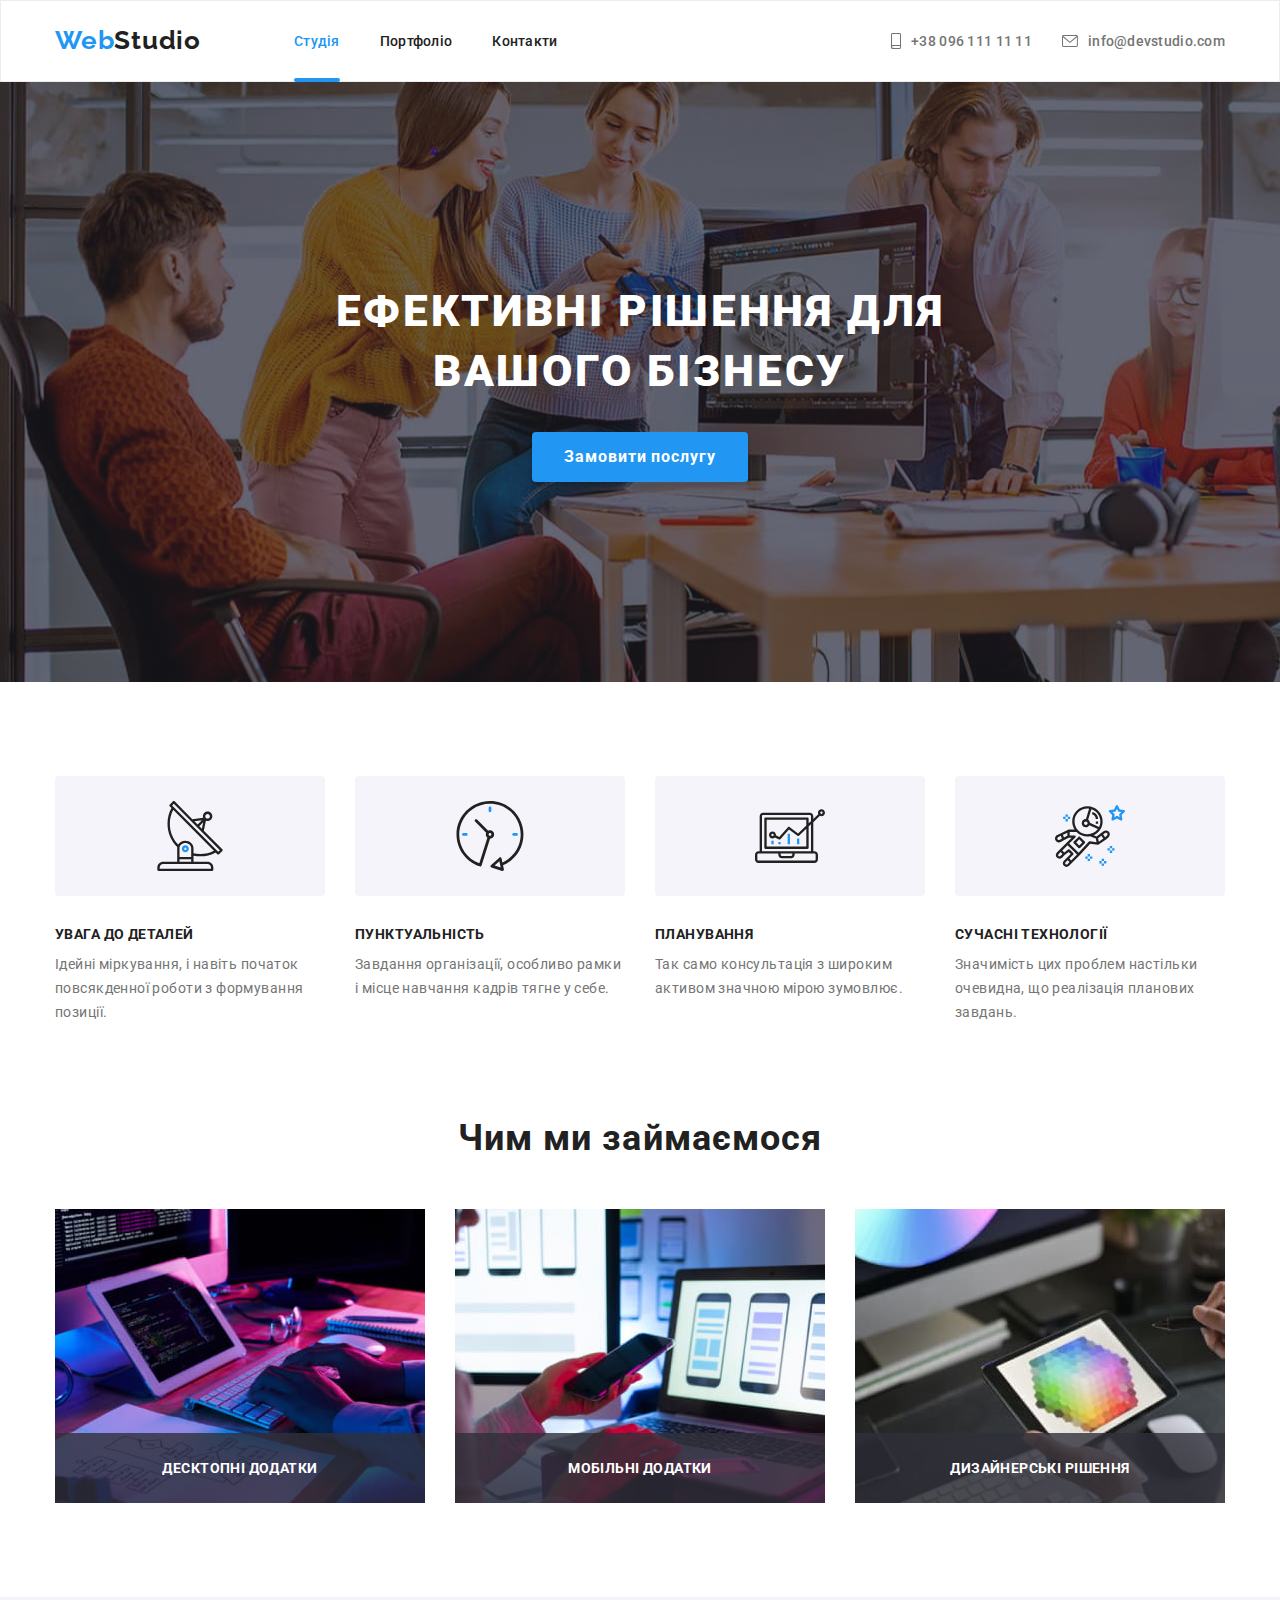
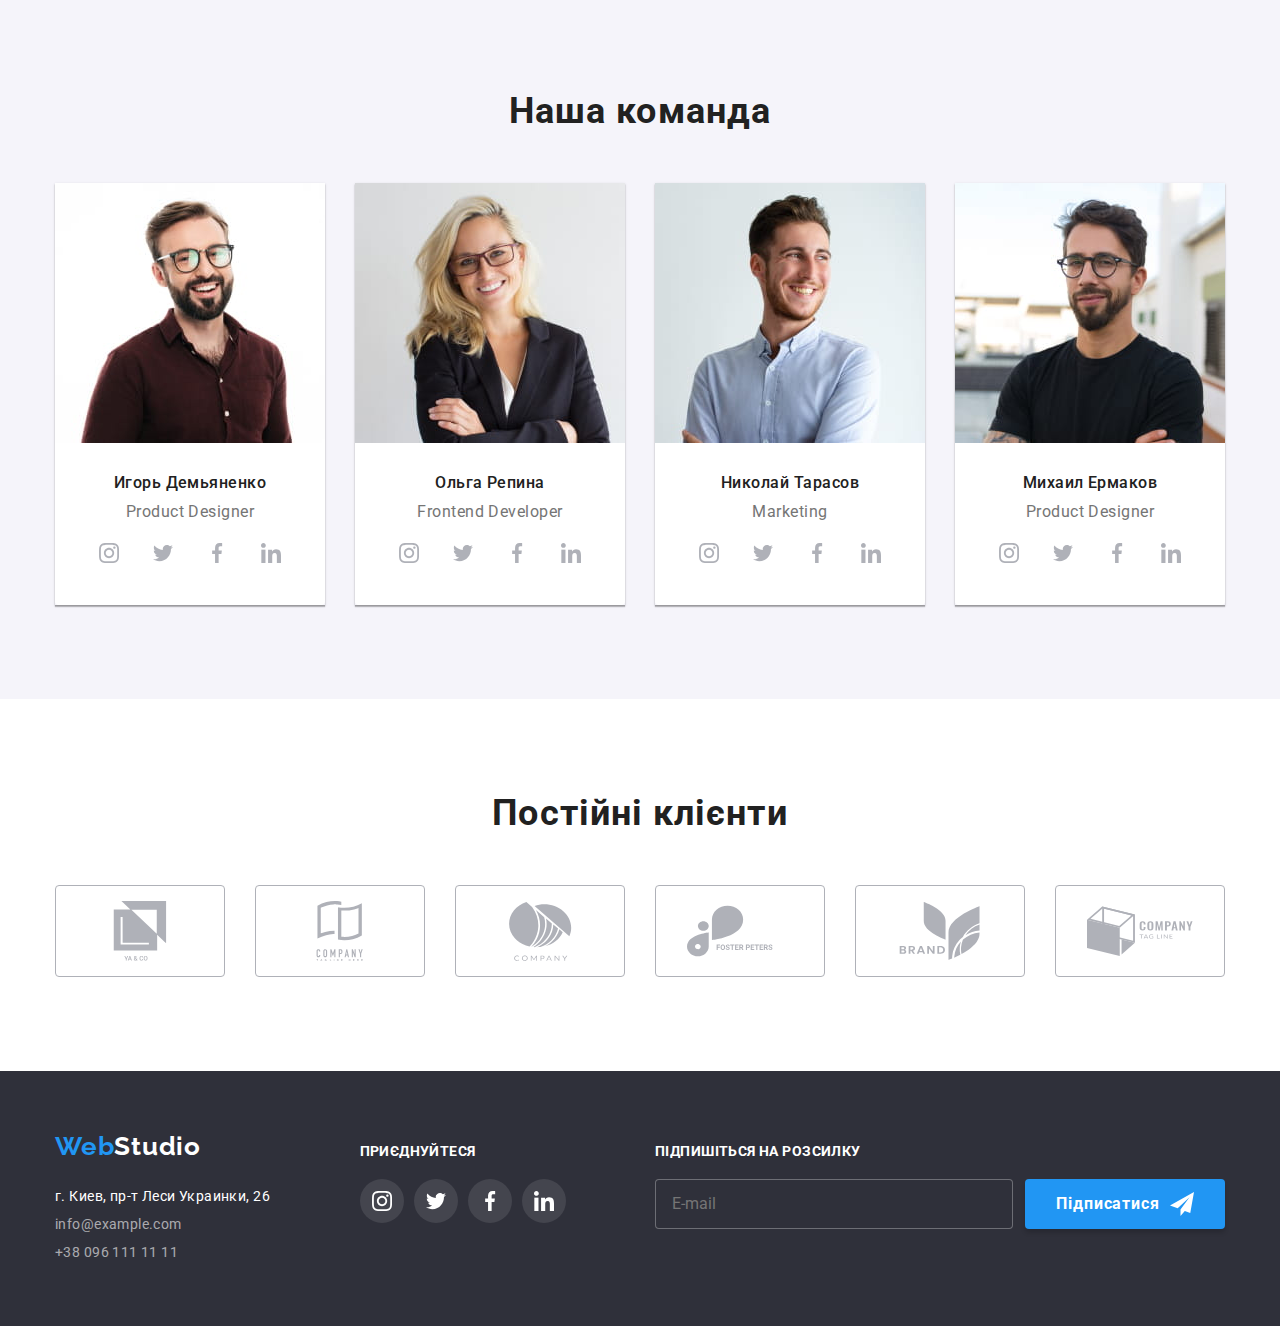
<file: index.html>
<!DOCTYPE html>
<html lang="uk">

<head>
    <meta charset="UTF-8">
    <meta http-equiv="X-UA-Compatible" content="IE=edge">
    <meta name="viewport" content="width=device-width, initial-scale=1.0">
    <link rel="preconnect" href="https://fonts.googleapis.com">
    <link rel="preconnect" href="https://fonts.gstatic.com" crossorigin>
    <link href="https://fonts.googleapis.com/css2?family=Raleway:wght@700&family=Roboto:wght@400;500;700;900&display=swap"
        rel="stylesheet">
    <link rel="stylesheet" href="https://cdnjs.cloudflare.com/ajax/libs/modern-normalize/1.1.0/modern-normalize.min.css">
    <link rel="stylesheet" href="./css/main.min.css">
    <title>Document</title>

</head>
<body>
    <!--Header of site-->
    <header class="page-header"> 
        <div class="container page-header-container">
            <nav class="page-nav">
                <a class="logo link" href="./index.html"> <span class="word-web">Web</span>Studio</a>
                <ul class="menu list">
                    <li class="menu__item"> <a class="link menu__link menu__link_current" href="./index.html">Студія</a> </li>
                    <li class="menu__item"> <a class="link menu__link" href="./portfolio.html">Портфоліо</a> </li>
                    <li class="menu__item"> <a class="link menu__link" href="./index.html">Контакти</a> </li>
                </ul>
            </nav>
            <button type="button" class="mobile-menu-open" data-menu-open>
                <svg class="mobile-menu-open__icon" width="40" height="40">
                    <use href="./images/symbol-defs.svg#icon-mobile-menu-open"></use>
                </svg>
            </button>
                <ul class="contacts list">
                    <li class="contacts__list">
                        <a class="link contact-mail" href="mailto:info@devstudio.com">
                            <svg class="icon-envelope">
                                <use href="./images/symbol-defs.svg#icon-envelope"></use>
                            </svg> info@devstudio.com
                        </a>
                    </li>
                    <li class="contacts__list">
                        <a class="link contact-number" href="tel:+380961111111">
                            <svg class="icon-smartphone">
                                <use href="./images/symbol-defs.svg#icon-smartphone"></use>
                            </svg> +38 096 111 11 11
                        </a>
                    </li>
                </ul>
        </div>
        <div class="mobile-menu" data-menu>
            <div class="container mobile-menu__container">
                <button class="mobile-menu__close-btn" data-menu-close>
                    <svg class="mobile-menu__close-icon" width="40" height="40">
                        <use href="./images/symbol-defs.svg#icon-close-modal"></use>
                    </svg>
                </button>
                <div class="mobile-menu-nav">
                    <ul class="list menu-mobile">
                        <li class="menu-mobile-item"><a class="menu-mobile-link link" href="">Студія</a></li>
                        <li class="menu-mobile-item"><a class="menu-mobile-link link" href="">Портфоліо</a></li>
                        <li class="menu-mobile-item"><a class="menu-mobile-link link" href="">Контакти</a></li>
                    </ul>
                    <div class="contacts-mob-list">
                    <ul class="list contacts-mob"> 
                        <li class="contacts__list">
                            <a class="link contact-number-mob" href="tel:+380961111111">+38 096 111 11 11</a>
                        </li>
                        <li class="contacts__list-mail-mob">
                            <a class="link contact-mail" href="mailto:info@devstudio.com">info@devstudio.com</a>
                        </li>
                    </ul>
                    <ul class="list soc-mob">
                        <li class="soc-mob-item"> <a href=""class="link soc-mob-link">Instagram</a></li>
                        <li class="soc-mob-item"> <a href=""class="link soc-mob-link">Twitter</a></li>
                        <li class="soc-mob-item"> <a href=""class="link soc-mob-link">Facebook</a></li>
                        <li class="soc-mob-item"> <a href=""class="link soc-mob-link">Linkedin</a></li>
                    </ul>
                    </div>
                </div>
            </div>
        </div>
    </header>
                                                <!--Main content-->
    <!--Hero Section-->
    <main class="main-section">     
        <section class="hero">
            <div class="container">                
                <h1 class="main-title">Ефективні рішення для вашого бізнесу</h1>
                <button class="order-button" type="button" data-modal-open>Замовити послугу</button>
            </div>
        </section>
        <!--Our features-->
        <section class="section"> 
            <div class="container">
                <h2 class="visually-hidden" >Features</h2>
                <ul class="main-features-list">
                    <li class="list features-list" >
                        <div class="features-list-container">
                            <svg width="70" height="70">
                                <use href="./images/symbol-defs.svg#icon-antenna-1"></use>
                            </svg>  
                        </div>
                        <h3 class="features-title" >Увага до деталей</h3>
                        <p class="description-features-title" >Ідейні міркування, і навіть початок повсякденної роботи з формування позиції.</p> 
                    </li>
                    <li class="list features-list" >
                        <div class="features-list-container">
                            <svg width="70" height="70">
                                <use href="./images/symbol-defs.svg#icon-clock-1"></use>
                            </svg>
                        </div>
                        <h3 class="features-title" >Пунктуальність</h3>
                        <p class="description-features-title" >Завдання організації, особливо рамки і місце навчання кадрів тягне у себе.</p>
                    </li>
                    <li class="list features-list" >
                        <div class="features-list-container">
                            <svg width="70" height="70">
                                <use href="./images/symbol-defs.svg#icon-diagram-1"></use>
                            </svg>
                        </div>
                        <h3 class="features-title" >Планування</h3>
                        <p class="description-features-title" >Так само консультація з широким активом значною мірою зумовлює.</p>
                    </li>
                    <li class="list features-list" >
                        <div class="features-list-container">
                            <svg width="70" height="70">
                                <use href="./images/symbol-defs.svg#icon-astronaut-1"></use>
                            </svg>
                        </div>
                        <h3 class="features-title" >Сучасні технології</h3>
                        <p class="description-features-title" >Значимість цих проблем настільки очевидна, що реалізація планових завдань.</p>
                    </li>
                </ul>
            </div>
        </section> 
        <!--What are we doing-->
        <section class="our-job">
            <div class="container">
                <h2 class="h2-fonts">Чим ми займаємося</h2>
                <ul class="list photo-list">
                    <li class="img-list"><img src="./images/img1.jpg" alt="first photo" width="370" height="294">
                        <p class="job-description">ДЕСКТОПНІ ДОДАТКИ</p>
                    </li>
                    <li class="img-list"><img src="./images/box22.jpg" alt="second photo" width="370" height="294">
                        <p class="job-description">МОБІЛЬНІ ДОДАТКИ</p>
                    </li>
                    <li class="img-list"><img src="./images/box33.jpg" alt="third photo" width="370" height="294">
                        <p class="job-description">ДИЗАЙНЕРСЬКІ РІШЕННЯ</p>
                    </li>
                </ul>
            </div>
        </section>
        <!--Our team-->
        <section class="main-team-section"> 
            <div class="container">
                <h2 class="h2-fonts our-team">Наша команда</h2>
                <ul class="list employees">
                <li class="employees-card">
                    <img src="./images/team/imgIgor.jpg" class="images" alt="Игорь Демьяненко" width="270" height="260">
                    <a href=""></a>
                    <div class="employee-border">
                        <h3 class="nammes" >Игорь Демьяненко</h3>
                        <p  class="their-job" lang="en">Product Designer</p>
                        <ul class="social-list list">
                            <li class="social-list-item">
                                <a href="" class="social-list-link">
                                    <svg class="social-list-icon" width="20" height="20">
                                        <use href="./images/symbol-defs.svg#icon-instagram-2"></use>
                                    </svg>
                                </a>
                            </li>
                            <li class="social-list-item">
                                <a href="" class="social-list-link">
                                    <svg class="social-list-icon" width="20" height="20">
                                        <use href="./images/symbol-defs.svg#icon-twitter-1" ></use>
                                    </svg>
                                </a>
                            </li>
                            <li class="social-list-item">
                                <a href="" class="social-list-link">
                                    <svg class="social-list-icon" width="20" height="20">
                                        <use href="./images/symbol-defs.svg#icon-facebook-1" ></use>
                                    </svg>
                                </a>
                            </li>
                            <li class="social-list-item">
                                <a href="" class="social-list-link">
                                    <svg class="social-list-icon" width="20" height="20">
                                        <use href="./images/symbol-defs.svg#icon-linkedin-1" ></use>
                                    </svg>
                                </a>
                            </li>
                        </ul>
                    </div>
                </li>
                <li class="employees-card">
                    <img src="./images/team/imgolga.jpg" class="images" alt="Ольга Репина" width="270" height="260">
                    <a href=""></a>
                    <div class="employee-border">
                        <h3 class="nammes" >Ольга Репина</h3>
                        <p  class="their-job" lang="en">Frontend Developer</p>
                        <ul class="social-list list">
                            <li class="social-list-item">
                                <a href="" class="social-list-link">
                                    <svg class="social-list-icon" width="20" height="20">
                                        <use href="./images/symbol-defs.svg#icon-instagram-2"></use>
                                    </svg>
                                </a>
                            </li>
                            <li class="social-list-item">
                                <a href="" class="social-list-link">
                                    <svg class="social-list-icon" width="20" height="20">
                                        <use href="./images/symbol-defs.svg#icon-twitter-1"></use>
                                    </svg>
                                </a>
                            </li>
                            <li class="social-list-item">
                                <a href="" class="social-list-link">
                                    <svg class="social-list-icon" width="20" height="20">
                                        <use href="./images/symbol-defs.svg#icon-facebook-1"></use>
                                    </svg>
                                </a>
                            </li>
                            <li class="social-list-item">
                                <a href="" class="social-list-link">
                                    <svg class="social-list-icon" width="20" height="20">
                                        <use href="./images/symbol-defs.svg#icon-linkedin-1"></use>
                                    </svg>
                                </a>
                            </li>
                        </ul>
                    </div>
                </li>
                <li class="employees-card">
                    <img src="./images/team/imgnicolai.jpg" class="images" alt="Николай Тарасов" width="270" height="260">
                    <a href=""></a>
                    <div class="employee-border"> 
                        <h3 class="nammes" >Николай Тарасов</h3>
                        <p  class="their-job" lang="en">Marketing</p>
                        <ul class="social-list list">
                            <li class="social-list-item">
                                <a href="" class="social-list-link">
                                    <svg class="social-list-icon" width="20" height="20">
                                        <use href="./images/symbol-defs.svg#icon-instagram-2"></use>
                                    </svg>
                                </a>
                            </li>
                            <li class="social-list-item">
                                <a href="" class="social-list-link">
                                    <svg class="social-list-icon" width="20" height="20">
                                        <use href="./images/symbol-defs.svg#icon-twitter-1"></use>
                                    </svg>
                                </a>
                            </li>
                            <li class="social-list-item">
                                <a href="" class="social-list-link">
                                    <svg class="social-list-icon" width="20" height="20">
                                        <use href="./images/symbol-defs.svg#icon-facebook-1"></use>
                                    </svg>
                                </a>
                            </li>
                            <li class="social-list-item">
                                <a href="" class="social-list-link">
                                    <svg class="social-list-icon" width="20" height="20">
                                        <use href="./images/symbol-defs.svg#icon-linkedin-1"></use>
                                    </svg>
                                </a>
                            </li>
                        </ul>
                    </div>
                </li>
                <li class="employees-card">
                    <img src="./images/team/imgmichael.jpg" class="images" alt="Михаил Ермаков" width="270" height="260">
                    <a href=""></a>
                    <div class="employee-border">
                        <h3 class="nammes" >Михаил Ермаков</h3>
                        <p  class="their-job" lang="en">Product Designer</p>
                        <ul class="social-list list">
                            <li class="social-list-item">
                                <a href="" class="social-list-link">
                                    <svg class="social-list-icon" width="20" height="20">
                                        <use href="./images/symbol-defs.svg#icon-instagram-2"></use>
                                    </svg>
                                </a>
                            </li>
                            <li class="social-list-item">
                                <a href="" class="social-list-link">
                                    <svg class="social-list-icon" width="20" height="20">
                                        <use href="./images/symbol-defs.svg#icon-twitter-1"></use>
                                    </svg>
                                </a>
                            </li>
                            <li class="social-list-item">
                                <a href="" class="social-list-link">
                                    <svg class="social-list-icon" width="20" height="20">
                                        <use href="./images/symbol-defs.svg#icon-facebook-1"></use>
                                    </svg>
                                </a>
                            </li>
                            <li class="social-list-item">
                                <a href="" class="social-list-link">
                                    <svg class="social-list-icon" width="20" height="20">
                                        <use href="./images/symbol-defs.svg#icon-linkedin-1"></use>
                                    </svg>
                                </a>
                            </li>
                        </ul>
                    </div>
                </li>
                </ul>
            </div>
        </section>
        <!--Regular customers-->
        <section class="section"> 
            <div class="container">
                <h2 class="h2-fonts customers-title ">Постійні клієнти</h2>
                <ul class="list main-customers">
                    <li class="customers-list">
                        <a href="" class="customers-box">
                            <svg class="customers-svg" width="106" height="60">
                                <use href="./images/symbol-defs.svg#icon-groupcompany1" ></use>
                            </svg>
                        </a>
                    </li>
                    <li>
                        <a href="" class="customers-box">
                            <svg class="customers-svg" width="106" height="60">
                                <use href="./images/symbol-defs.svg#icon-groupcompany2" ></use>
                            </svg>
                        </a>
                    </li>
                    <li>
                        <a href="" class="customers-box">
                            <svg class="customers-svg" width="106" height="60">
                                <use href="./images/symbol-defs.svg#icon-groupcompany3" ></use>
                            </svg>
                        </a>
                    </li>
                    <li>
                        <a href="" class="customers-box">
                            <svg class="customers-svg" width="106" height="60">
                                <use href="./images/symbol-defs.svg#icon-groupcompany4" ></use>
                            </svg>
                        </a>
                    </li>
                    <li>
                        <a href="" class="customers-box">
                            <svg class="customers-svg" width="106" height="60">
                                <use href="./images/symbol-defs.svg#icon-groupcompany5" ></use>
                            </svg>
                        </a>
                    </li>
                    <li>
                        <a href="" class="customers-box">
                            <svg class="customers-svg" width="106" height="60">
                                <use href="./images/symbol-defs.svg#icon-groupcompany6" ></use>
                            </svg>
                        </a>
                    </li>
                </ul>
            </div>
        </section>
    </main>
    <!--Footer-->
    <footer class="page-footer">
        <div class="container footer-contact-list">      
            <address class="footer-adress">
                <a class="footer-logo link" href="./index.html"><span class="word-web">Web</span>Studio</a>
                <ul class="list link footer-adress-list">
                    <li class="footer-adress-map">г. Киев, пр-т Леси Украинки, 26</li>
                    <li><a class="link footer-contact-mail" href="mailto:info@example.com">info@example.com</a></li>
                    <li><a class="link footer-contact-number" href="tel:+380961111111">+38 096 111 11 11</a></li>
                </ul>
            </address>
            <div class="join">
                <h3 class="join-title">Приєднуйтеся</h3>
                    <ul class="social-list list">
                        <li class="social-list-item">
                        <a href="" class="social-list-link social-list-link-dark">
                            <svg class="social-list-icon" width="20" height="20">
                                <use href="./images/symbol-defs.svg#icon-instagram-2"></use>
                            </svg>
                        </a>
                        </li>
                        <li class="social-list-item">
                            <a href="" class="social-list-link social-list-link-dark">
                                <svg class="social-list-icon" width="20" height="20">
                                    <use href="./images/symbol-defs.svg#icon-twitter-1"></use>
                                </svg>
                            </a>
                        </li>
                        <li class="social-list-item">
                            <a href="" class="social-list-link social-list-link-dark">
                                <svg class="social-list-icon" width="20" height="20">
                                    <use href="./images/symbol-defs.svg#icon-facebook-1"></use>
                                </svg>
                            </a>
                        </li>
                        <li class="social-list-item">
                            <a href="" class="social-list-link social-list-link-dark">
                                <svg class="social-list-icon" width="20" height="20">
                                    <use href="./images/symbol-defs.svg#icon-linkedin-1"></use>
                                </svg>
                            </a>
                        </li>
                    </ul>
            </div>
            <form class="contact-form-footer join">
                <p class="join-title">Підпишіться на розсилку</p>
                <span class="contact-form-footer-items">
                    <input type="email" class="contact-form-input-dark" placeholder="E-mail" name="user_email" required />
                    <button type="submit" class="contact-form-btn">Підписатися
                        <svg class="submit-icon" width="24" height="24">
                            <use href="./images/symbol-defs.svg#icon-icon-sendfooter"></use>
                        </svg>
                    </button>
                </span>
            </form>
        </div>
    </footer>
    <!--MODAL backdrop is-hidden-->
    <div class="backdrop is-hidden" data-modal> 
        <div class="modal">
            <button type="button" class="modal-close-button" data-modal-close>
                <svg class="modal-close-btn-icon" width="18" height="18">
                    <use href="./images/symbol-defs.svg#icon-close-modal"></use>
                </svg>           
            </button>
            <form class="contact-form">
                <span class="contact-info">
                <span class="modal-title">Залиште ваші дані, ми вам зателефонуємо</span>
                <label class="modal-form-field">
                    <span class="modal-form-input-desc">Ім'я</span>
                        <span class="modal-form-imput-wrapper">
                            <input type="text" class="contact-form-input" name="user_name" required minlength="2" pattern="^[a-zA-Zа-яА-ЯіІїЇ]+$" />
                            <svg class="modal-form-imput-icon">
                                <use href="./images/symbol-defs.svg#icon-person-black-18dp-1name"></use>
                            </svg>
                        </span>          
                </label>
                <label class="modal-form-field">
                    <span class="modal-form-input-desc">Телефон</span>
                        <span class="modal-form-imput-wrapper">
                            <input type="tel" class="contact-form-input" name="user_phone" required pattern="[0-9]{3}-[0-9]{3}-[0-9]{2}-[0-9]{2}"
                                title="xxx-xxx-xx-xx" />
                                <svg class="modal-form-imput-icon">
                                    <use href="./images/symbol-defs.svg#icon-phone-black-18dp-1phone"></use>
                                </svg>
                        </span>
                </label>
                <label class="modal-form-field">
                    <span class="modal-form-input-desc">Пошта</span>
                        <span class="modal-form-imput-wrapper">
                            <input type="email" class="contact-form-input" name="user_email" required />
                                <svg class="modal-form-imput-icon">
                                    <use href="./images/symbol-defs.svg#icon-email-black-18dp-1post"></use>
                                </svg>
                        </span>
                </label>
                <label class="modal-form-field">
                    <span class="modal-form-input-desc">Коментарій</span>
                    <textarea name="user_message" class="modal-form-message"
                    placeholder="Введіть текст"></textarea>
                </label>
                </span>
                <label class="contact-form-checkbox">
                    <input id="user-policy" type="checkbox" name="user-policy" class="modal-form-check visually-hidden" value="accept" />
                    <span class="contact-form-check-desc">Погоджуюся з розсилкою та приймаю&nbsp;</span>
                    <a href="" class="link-agreement">Умови договору</a>
                </label>
                <div class="contact-form-btn-wrapper">
                    <button type="submit" class="contact-form-btn-subm">Відправити</button>
                </div>
            </form>
        </div>
    </div>
    <script src="./js/modal.js"></script>
    <script src="./js/mobile-menu.js"></script>
</body>
</html>
</file>
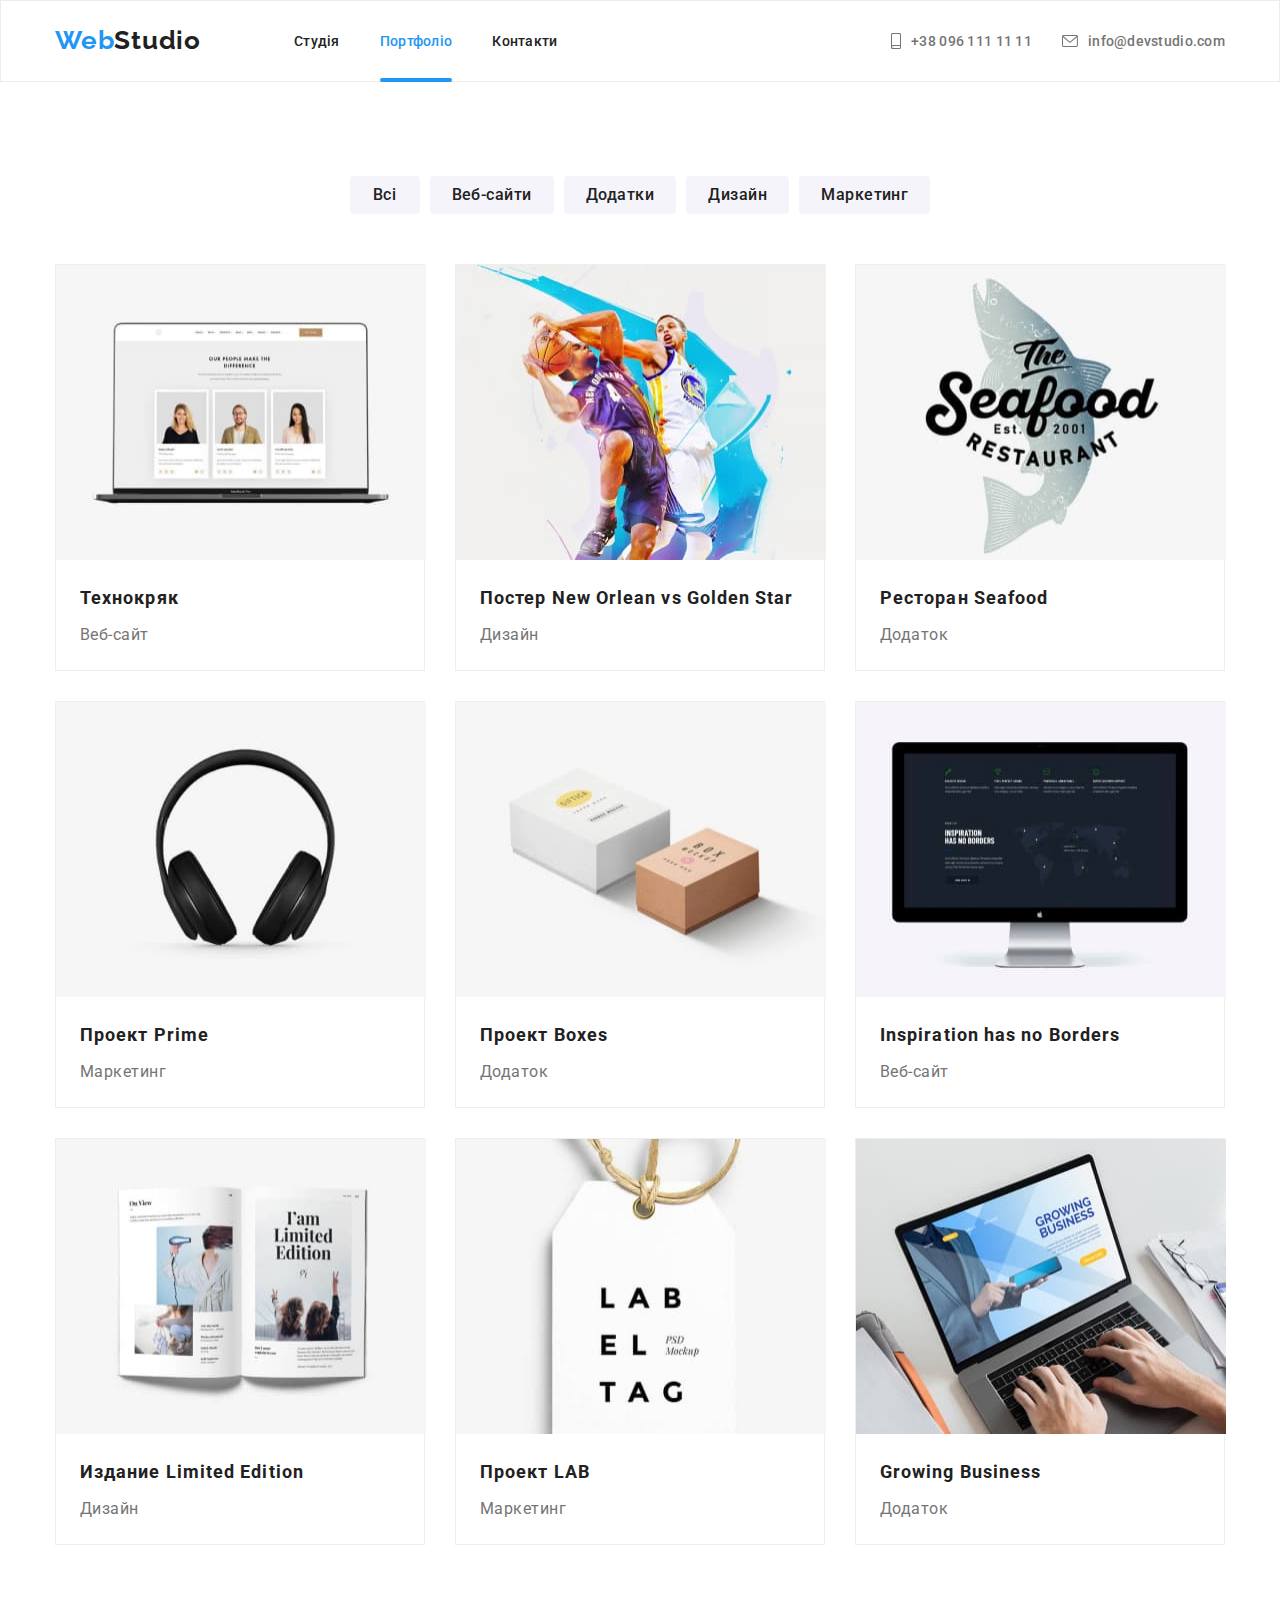
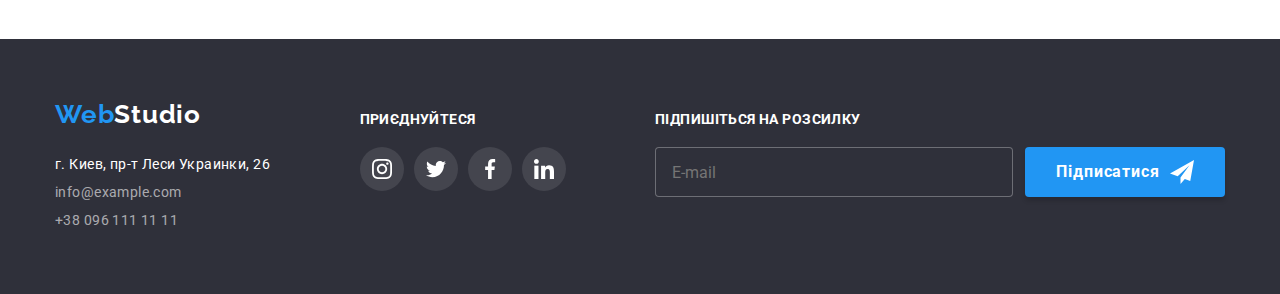
<file: portfolio.html>
<!DOCTYPE html>
<html lang="uk">

<head>
    <meta charset="UTF-8">
    <meta http-equiv="X-UA-Compatible" content="IE=edge">
    <meta name="viewport" content="width=device-width, initial-scale=1.0">
    <link rel="preconnect" href="https://fonts.googleapis.com">
    <link rel="preconnect" href="https://fonts.gstatic.com" crossorigin>
    <link href="https://fonts.googleapis.com/css2?family=Raleway:wght@700&family=Roboto:wght@400;500;700;900&display=swap"
        rel="stylesheet">
    <link rel="stylesheet" href="https://cdnjs.cloudflare.com/ajax/libs/modern-normalize/1.1.0/modern-normalize.min.css">
    <link rel="stylesheet" href="./css/main.min.css">
    <title>Document</title>

</head>
<body>
    <!--Header of site-->
    <header class="page-header"> 
        <div class="container page-header-container">
            <nav class="page-nav">
                <a class="logo link" href="./index.html"> <span class="word-web">Web</span>Studio</a>
                <ul class="menu list">
                    <li class="menu__item"> <a class="link menu__link" href="./index.html">Студія</a> </li>
                    <li class="menu__item"> <a class="link menu__link menu__link_current" href="./portfolio.html">Портфоліо</a> </li>
                    <li class="menu__item"> <a class="link menu__link" href="./index.html">Контакти</a> </li>
                </ul>
            </nav>
            <button type="button" class="mobile-menu-open" data-menu-open>
                <svg class="mobile-menu-open__icon" width="40" height="40">
                    <use href="./images/symbol-defs.svg#icon-mobile-menu-open"></use>
                </svg>
            </button>
            <ul class="contacts list">
                <li class="contacts__list">
                    <a class="link contact-mail" href="mailto:info@devstudio.com">
                        <svg class="icon-envelope">
                            <use href="./images/symbol-defs.svg#icon-envelope"></use>
                        </svg> info@devstudio.com
                    </a>
                </li>
                <li class="contacts__list">
                    <a class="link contact-number" href="tel:+380961111111">
                        <svg class="icon-smartphone">
                            <use href="./images/symbol-defs.svg#icon-smartphone"></use>
                        </svg> +38 096 111 11 11
                    </a>
                </li>
            </ul>
        </div>
        <div class="mobile-menu" data-menu>
            <div class="container mobile-menu__container">
                <button class="mobile-menu__close-btn" data-menu-close>
                    <svg class="mobile-menu__close-icon" width="40" height="40">
                        <use href="./images/symbol-defs.svg#icon-close-modal"></use>
                    </svg>
                </button>
                <div class="mobile-menu-nav">
                    <ul class="list menu-mobile">
                        <li class="menu-mobile-item"><a class="menu-mobile-link link" href="">Студія</a></li>
                        <li class="menu-mobile-item"><a class="menu-mobile-link link" href="">Портфоліо</a></li>
                        <li class="menu-mobile-item"><a class="menu-mobile-link link" href="">Контакти</a></li>
                    </ul>
                    <div class="contacts-mob-list">
                        <ul class="list contacts-mob">
                            <li class="contacts__list">
                                <a class="link contact-number-mob" href="tel:+380961111111">+38 096 111 11 11</a>
                            </li>
                            <li class="contacts__list-mail-mob">
                                <a class="link contact-mail" href="mailto:info@devstudio.com">info@devstudio.com</a>
                            </li>
                        </ul>
                        <ul class="list soc-mob">
                            <li class="soc-mob-item"> <a href="" class="link soc-mob-link">Instagram</a></li>
                            <li class="soc-mob-item"> <a href="" class="link soc-mob-link">Twitter</a></li>
                            <li class="soc-mob-item"> <a href="" class="link soc-mob-link">Facebook</a></li>
                            <li class="soc-mob-item"> <a href="" class="link soc-mob-link">Linkedin</a></li>
                        </ul>
                    </div>
                </div>
            </div>
        </div>
    </header>
    <!--Main of the site-->
    <main class="page-main-portfolio"> 
        <section class="main-portfolio-filters">
            <div class="container">
            <h1 class="visually-hidden">Портфоліо</h1>
            <ul class="main-button-list list">
                <li class="button-list"><button class="main-filt-button" type="button">Всі</button></li>
                <li class="button-list"><button class="main-filt-button" type="button">Веб-сайти</button></li>
                <li class="button-list"><button class="main-filt-button" type="button">Додатки</button></li>
                <li class="button-list"><button class="main-filt-button" type="button">Дизайн</button></li>
                <li class="button-list"><button class="main-filt-button" type="button">Маркетинг</button></li>
            </ul>
            <ul class="list portfolio-list ">
                <li class="portf-items">
                    <a href="" class="portf-items-link link">
                        <div class="portf-items-link-wrapper">
                            <img src="./images/portfolio/leptop1.jpg" alt="Технокряк" width="370" height="295">
                            <p class="overlay">Ресурс предлагает комплексные предложения с разным уровнем функционала и сервисов. Все это позволит посетителю получить
                            исчерпывающие сведения о компании или частном лице.</p>
                        </div>
                        <div class="portf-items-styles">
                            <h2 class="portf-items-name">Технокряк</h2>
                            <p class="portf-items-description">Веб-сайт</p>
                        </div>
                    </a>
                </li>
                <li class="portf-items">
                    <a href="" class="portf-items-link link">
                        <div class="portf-items-link-wrapper">
                            <img src="./images/portfolio/basketball.jpg" alt="баскетбол" width="370" height="295">
                            <p class="overlay">Ресурс предлагает комплексные предложения с разным уровнем функционала и сервисов. Все это позволит
                                посетителю получить
                                исчерпывающие сведения о компании или частном лице.</p>
                        </div>
                        <div class="portf-items-styles">
                            <h2 class="portf-items-name">Постер <span lang="en">New Orlean vs Golden Star</span> </h2>
                            <p class="portf-items-description">Дизайн</p>
                        </div>
                    </a>
                </li>
                <li class="portf-items">
                    <a href="" class="portf-items-link link">
                        <div class="portf-items-link-wrapper">
                            <img src="./images/portfolio/imgseafood.jpg" alt="сеафуд" width="370" height="295">
                            <p class="overlay">Ресурс предлагает комплексные предложения с разным уровнем функционала и сервисов. Все это позволит
                                посетителю получить
                                исчерпывающие сведения о компании или частном лице.</p>
                        </div>                 
                        <div class="portf-items-styles"> 
                                <h2 class="portf-items-name">Ресторан <span lang="en">Seafood</span></h2>
                                <p class="portf-items-description">Додаток</p>
                        </div>
                    </a>
                </li>
                <li class="portf-items">
                    <a href="" class="portf-items-link link">
                        <div class="portf-items-link-wrapper">
                            <img src="./images/portfolio/imgheadpphones.jpg" alt="проект прайм" width="370" height="295">
                            <p class="overlay">Ресурс предлагает комплексные предложения с разным уровнем функционала и сервисов. Все это позволит
                                посетителю получить
                                исчерпывающие сведения о компании или частном лице.</p>
                        </div>
                        <div class="portf-items-styles"> 
                            <h2 class="portf-items-name">Проект  <span lang="en">Prime</span></h2>
                            <p class="portf-items-description">Маркетинг</p>
                        </div>
                    </a>
                </li>
                <li class="portf-items">
                    <a href="" class="portf-items-link link">
                        <div class="portf-items-link-wrapper">
                            <img src="./images/portfolio/imgblocks.jpg" alt="коробки" width="370" height="295">
                            <p class="overlay">Ресурс предлагает комплексные предложения с разным уровнем функционала и сервисов. Все это позволит
                                посетителю получить
                                исчерпывающие сведения о компании или частном лице.</p>
                        </div>
                        <div class="portf-items-styles"> 
                            <h2 class="portf-items-name">Проект <span lang="en">Boxes</span></h2>
                            <p class="portf-items-description">Додаток</p>
                        </div>
                    </a>
                </li>
                <li class="portf-items">
                    <a href="" class="portf-items-link link">
                        <div class="portf-items-link-wrapper">
                            <img src="./images/portfolio/imgscrean.jpg" alt="монітор" width="370" height="295">
                                <p class="overlay">Ресурс предлагает комплексные предложения с разным уровнем функционала и сервисов. Все это позволит
                                посетителю получить
                                исчерпывающие сведения о компании или частном лице.</p>
                        </div>
                        <div class="portf-items-styles"> 
                            <h2 class="portf-items-name" lang="en">Inspiration has no Borders</h2>
                            <p class="portf-items-description">Веб-сайт</p>
                        </div>
                    </a>
                </li>
                <li class="portf-items">
                    <a href="" class="portf-items-link link">
                        <div class="portf-items-link-wrapper">
                            <img src="./images/portfolio/imgbook.jpg" alt="книжка" width="370" height="295">
                            <p class="overlay">Ресурс предлагает комплексные предложения с разным уровнем функционала и сервисов. Все это позволит
                                посетителю получить
                                исчерпывающие сведения о компании или частном лице.</p>
                        </div>
                        <div class="portf-items-styles"> 
                            <h2 class="portf-items-name">Издание <span lang="en" >Limited Edition</span> </h2>
                            <p class="portf-items-description">Дизайн</p>
                        </div>
                    </a>
                </li>
                <li class="portf-items">
                    <a href="" class="portf-items-link link">
                        <div class="portf-items-link-wrapper">
                            <img src="./images/portfolio/imglabel.jpg" alt="лейба" width="370" height="295">
                            <p class="overlay">Ресурс предлагает комплексные предложения с разным уровнем функционала и сервисов. Все это позволит
                                посетителю получить
                                исчерпывающие сведения о компании или частном лице.</p>
                        </div>
                        <div class="portf-items-styles">  
                            <h2 class="portf-items-name">Проект <span lang="en">LAB</span> </h2>
                            <p class="portf-items-description">Маркетинг</p>
                        </div>
                    </a>
                </li>
                <li class="portf-items">
                    <a href="" class="portf-items-link link">
                        <div class="portf-items-link-wrapper">
                            <img src="./images/portfolio/imglaptop2.jpg" alt="ноутбук2" width="370" height="295">
                            <p class="overlay">Ресурс предлагает комплексные предложения с разным уровнем функционала и сервисов. Все это позволит
                                посетителю получить
                                исчерпывающие сведения о компании или частном лице.</p>
                        </div>
                        <div class="portf-items-styles"> 
                            <h2 class="portf-items-name" lang="en">Growing Business</h2>
                            <p class="portf-items-description">Додаток</p>
                        </div>
                    </a>
                </li>
            </ul>
            </div>
        </section>
    </main>
    <!--Footer-->
    <footer class="page-footer">
        <div class="container footer-contact-list">
            <address class="footer-adress">
                <a class="footer-logo link" href="./index.html"><span class="word-web">Web</span>Studio</a>
                <ul class="list link footer-adress-list">
                    <li class="footer-adress-map">г. Киев, пр-т Леси Украинки, 26</li>
                    <li><a class="link footer-contact-mail" href="mailto:info@example.com">info@example.com</a></li>
                    <li><a class="link footer-contact-number" href="tel:+380961111111">+38 096 111 11 11</a></li>
                </ul>
            </address>
            <div class="join">
                <h3 class="join-title">Приєднуйтеся</h3>
                <ul class="social-list list">
                    <li class="social-list-item">
                        <a href="" class="social-list-link social-list-link-dark">
                            <svg class="social-list-icon" width="20" height="20">
                                <use href="./images/symbol-defs.svg#icon-instagram-2"></use>
                            </svg>
                        </a>
                    </li>
                    <li class="social-list-item">
                        <a href="" class="social-list-link social-list-link-dark">
                            <svg class="social-list-icon" width="20" height="20">
                                <use href="./images/symbol-defs.svg#icon-twitter-1"></use>
                            </svg>
                        </a>
                    </li>
                    <li class="social-list-item">
                        <a href="" class="social-list-link social-list-link-dark">
                            <svg class="social-list-icon" width="20" height="20">
                                <use href="./images/symbol-defs.svg#icon-facebook-1"></use>
                            </svg>
                        </a>
                    </li>
                    <li class="social-list-item">
                        <a href="" class="social-list-link social-list-link-dark">
                            <svg class="social-list-icon" width="20" height="20">
                                <use href="./images/symbol-defs.svg#icon-linkedin-1"></use>
                            </svg>
                        </a>
                    </li>
                </ul>
            </div>
            <form class="contact-form-footer join">
                <p class="join-title">Підпишіться на розсилку</p>
                <span class="contact-form-footer-items">
                    <input type="email" class="contact-form-input-dark" placeholder="E-mail" name="user_email" required />
                    <button type="submit" class="contact-form-btn">Підписатися
                        <svg class="submit-icon" width="24" height="24">
                            <use href="./images/symbol-defs.svg#icon-icon-sendfooter"></use>
                        </svg>
                    </button>
                </span>
            </form>
        </div>
    </footer>
    <script src="./js/mobile-menu.js"></script>
</body>
</html>
</file>
<file: css/main.min.css>
:root{--primary-font: "Roboto", sans-serif;--secondary-font: "Raleway", sans-serif;--accent-color: #2196F3;--primary-font-size: 14px;--primary-font-weight: 700;--secondary-font-weight: 400;--primary-text-color-dark-theme: #FFFFFF;--primary-text-color-light-theme: #212121;--secondary-text-color-dark-theme: color: rgba(255, 255, 255, 0.6);--secondary-text-color-light-theme: #757575;--transition: 250ms cubic-bezier(0.4, 0, 0.2, 1)}.visually-hidden{position:absolute;width:1px;height:1px;margin:-1px;padding:0;overflow:hidden;border:0;clip:rect(0 0 0 0)}h1,h2,h3,h4,h5,h6,p,li,ul,p{margin-top:0;margin-bottom:0;padding:0}button{cursor:pointer}img{display:block}body{color:var(--primary-text-color-light-theme);font-family:var(--primary-font)}.link{text-decoration:none}.list{list-style:none}.h2-fonts{font-size:36px;font-weight:700;line-height:1.16;text-align:center;letter-spacing:.03em;color:var(--primary-text-color-light-theme)}.section{padding:94px 0}.container{padding:0px 15px}@media screen and (min-width: 480px){.container{width:480px;margin-left:auto;margin-right:auto}}@media screen and (min-width: 768px){.container{width:768px}}@media screen and (min-width: 1200px){.container{width:1200px}}.order-button{padding:10px 32px;background-color:var(--accent-color);font-weight:700;font-size:16px;line-height:1.87;letter-spacing:.06em;color:#fff;cursor:pointer;border-style:none;box-shadow:0px 4px 4px rgba(0,0,0,.15);border-radius:4px;transition:var(--transition)}.order-button:hover,.order-button:focus{background-color:#188ce8}.main-title{margin:0 auto;margin-bottom:30px;max-width:650px;font-weight:900;font-size:44px;line-height:1.36;text-align:center;letter-spacing:.06em;text-transform:uppercase;color:var(--primary-text-color-dark-theme)}.backdrop{position:fixed;top:0;left:0;z-index:100;width:100%;height:100%;background-color:rgba(0,0,0,.2);transition:var(--transition)}.backdrop.is-hidden{opacity:0;visibility:hidden;pointer-events:none}.modal{display:flex;height:581px;width:526px;background-color:#fff;padding:40px;position:absolute;top:50%;left:50%;transform:translate(-50%, -50%);box-shadow:0px 1px 3px rgba(0,0,0,.12),0px 1px 1px rgba(0,0,0,.14),0px 2px 1px rgba(0,0,0,.2);border-radius:4px}.modal-close-button{position:absolute;top:8px;right:8px;display:flex;align-items:center;justify-content:center;background-color:rgba(0,0,0,0);border:1px solid rgba(33,33,33,.2);padding:0;width:30px;height:30px;border-radius:50%;transition:var(--transition)}.modal-close-button:hover,.modal-close-button:focus{border-color:1px solid rgba(33,33,33,.2)}.modal-close-btn-icon{transition:fill var(--accent-color) var(--transition)}.modal-close-button:hover .modal-close-btn-icon,.modal-close-button:focus .modal-close-btn-icon{fill:var(--accent-color);transition:var(--transition)}.modal-title{display:flex;align-items:center;justify-content:center;color:var(--primary-text-color-light-theme);font-weight:var(--primary-font-weight);font-size:20px;line-height:1.15;text-align:center;letter-spacing:.03em}.contact-form{display:flex;flex-direction:column;width:528px;min-height:581px;margin:0 auto}.contact-info{display:flex;flex-direction:column;gap:10px}.modal-form-field{color:var(--primary-text-color-light-theme)}.modal-form-input-desc{display:block;margin-bottom:4px;font-weight:var(--secondary-font-weight);color:var(--secondary-text-color-light-theme);font-size:12px;line-height:1.16;letter-spacing:.01em}.modal-form-imput-wrapper{display:block;position:relative}.contact-form-input{display:flex;width:100%;height:40px;padding-left:42px;border:1px solid rgba(33,33,33,.2);border-radius:4px;color:var(--primary-text-color-light-theme);transition:border-color var(--transition)}.contact-form-input:focus{outline:none;border-color:var(--accent-color)}.contact-form-input:focus+.modal-form-imput-icon{fill:var(--accent-color)}.contact-form-input-dark{display:flex;width:100%;height:50px;padding-left:16px;border:1px solid rgba(255,255,255,.3);border-radius:4px;background:#2f303a;color:var(--primary-text-color-dark-theme);transition:var(--transition)}.modal-form-imput-icon{position:absolute;top:50%;left:12px;transform:translate(0, -50%);display:block;width:18px;height:18px;background-color:#fff;transition:fill var(--transition)}.modal-form-message{width:100%;height:120px;padding:10px 15px;resize:none;font-size:12px;border-radius:4px;border:1px solid rgba(33,33,33,.2);color:rgba(117,117,117,.5);transition:border-color var(--transition)}.modal-form-message:focus{outline:none;border-color:var(--accent-color)}.contact-form-checkbox{display:flex;align-items:center;justify-content:center;padding:auto;margin-bottom:30px;margin-top:20px;font-weight:var(--secondary-font-weight);font-size:var(--primary-font-size);line-height:1.71;letter-spacing:.03em;color:var(--secondary-text-color-light-theme)}.contact-form-check-desc{display:flex;align-items:center;justify-content:center}.contact-form-check-desc::before{margin-right:7px;border:2px solid #303030;width:18px;height:18px;cursor:pointer;border-radius:2px;content:""}.modal-form-check:checked+.contact-form-check-desc::before{background-color:var(--accent-color);background-image:url(../images/svg-images/icon\ check.svg);border:none}.modal-form-check:focus+.contact-form-check-desc::before{outline:2px solid rgba(0,0,255,.5)}.link-agreement{display:flex;color:var(--accent-color)}.contact-form-btn-wrapper{display:flex;justify-content:center;column-gap:10px}.contact-form-btn-subm{min-width:200px;padding:10px 32px;background-color:var(--accent-color);font-weight:700;font-size:16px;line-height:1.87;letter-spacing:.06em;color:#fff;cursor:pointer;border-style:none;box-shadow:0px 4px 4px rgba(0,0,0,.15);border-radius:4px;transition:var(--transition)}.contact-form-btn-subm:hover,.contact-form-btn-subm:focus{background-color:#188ce8}.contact-form-footer{display:flex;flex-direction:column;min-width:570px}.contact-form-footer-items{display:flex}.contact-form-btn{display:flex;align-items:center;justify-content:center;background-color:var(--accent-color);font-weight:var(--primary-font-weight);font-size:16px;line-height:1.87;letter-spacing:.06em;color:var(--primary-text-color-dark-theme);cursor:pointer;border-style:none;box-shadow:0px 4px 4px rgba(0,0,0,.15);border-radius:4px;margin-left:12px;min-width:200px;padding:10px 28px;transition:var(--transition)}.contact-form-btn:hover,.contact-form-btn:focus{background-color:#188ce8}.submit-icon{margin-left:10px}@media screen and (max-width: 768px){.mobile-menu{position:fixed;min-height:480px;width:100vw;height:100vh;top:0;left:0;z-index:1000;background-color:#fff;opacity:0;visibility:hidden;pointer-events:none;transition:opacity 500ms linear,visibility 500ms linear}.mobile-menu.is-open{opacity:1;visibility:visible;pointer-events:auto}.mobile-menu-open__icon:hover,.mobile-menu-open__icon:focus{fill:var(--accent-color);transition:var(--transition)}.mobile-menu__container{display:flex;position:relative;padding:48px 40px 48px;height:100vh}.mobile-menu__close-btn{position:absolute;display:flex;top:20px;right:15px;background-color:rgba(0,0,0,0);border:none;padding:0;line-height:0}.mobile-menu__close-icon{display:flex}.mobile-menu__close-icon:hover,.mobile-menu__close-icon:focus{fill:var(--accent-color);transition:var(--transition)}.mobile-menu-nav{display:flex;flex-direction:column;justify-content:space-between}.menu-mobile{display:flex;flex-direction:column;gap:32px}.menu-mobile-link{font-weight:500;font-size:40px;line-height:1.175;color:var(--primary-text-color-light-theme)}.menu-mobile-link:hover,.menu-mobile-link:focus{color:var(--accent-color);transition:var(--transition)}.contacts-mob{display:flex;flex-direction:column}.soc-mob{display:flex;flex-wrap:wrap;flex-direction:row;margin-top:64px}.soc-mob-item{display:flex}.soc-mob-item:not(:last-child){border-right:1px solid rgba(33,33,33,.2)}.soc-mob-link{display:flex;font-weight:500;font-size:18px;line-height:1.2222222222;color:var(--accent-color);padding:0px 5px}.contact-number-mob{font-weight:500;font-size:34px;line-height:1.1764705882;color:var(--accent-color);margin-bottom:32px}.contacts__list-mail-mob{margin-top:32px}.contacts__list-mail-mob .contact-mail{font-weight:500;font-size:24px;line-height:1.1666666667;color:#757575}}@media screen and (min-width: 768px){.mobile-menu{display:none}}.logo{margin-top:24px;margin-bottom:25px;margin-right:88px;font-family:var(--secondary-font);font-weight:700;font-size:26px;letter-spacing:.03em;line-height:1.19;color:var(--primary-text-color-light-theme)}.logo:focus,.word-web{color:var(--accent-color)}@media screen and (max-width: 768px){.menu{display:none}.contacts{display:none}.mobile-menu-open{background-color:rgba(0,0,0,0);border:none;padding:0;line-height:0}.page-header-container{display:flex;justify-content:space-between;align-items:center;padding-top:20px;padding-bottom:22px}}@media screen and (min-width: 768px){.mobile-menu-open{display:none}.page-nav{display:flex}.menu{display:flex;align-items:center}.menu__item{position:relative}.menu__item:not(:last-child){display:flex;margin-right:40px}.menu__link{padding-top:32px;padding-bottom:32px;font-family:var(--primary-font);font-style:normal;font-weight:500;font-size:14px;line-height:1.1428571429;letter-spacing:.02em;color:var(--primary-text-color-light-theme);display:block;transition:var(--transition)}.menu__link:hover,.menu__link:focus{color:var(--accent-color)}.page-header{align-content:center;border:1px solid #ececec}.page-header-container{display:flex;align-items:center;justify-content:space-between}.contacts{display:flex;align-items:flex-start;flex-direction:column;gap:10px}.icon-envelope{display:flex;align-items:center;margin-left:auto;margin-right:10px;fill:currentColor;max-width:16px;max-height:12px}.icon-envelope:hover,.icon-envelope:focus{color:var(--accent-color)}.icon-smartphone{fill:currentColor;margin-left:auto;margin-right:10px;display:flex;align-items:center;max-width:10px;max-height:16px}.contact-mail,.contact-number{display:flex;align-items:center;justify-content:center;padding:5px 0;font-weight:500;font-size:14px;line-height:1.1428571429;letter-spacing:.02em;color:var(--secondary-text-color-light-theme);transition:var(--transition);margin-left:auto}.contact-mail:hover,.contact-mail:focus,.contact-number:hover,.contact-number:focus{color:var(--accent-color)}.menu__link.menu__link_current{color:var(--accent-color)}.menu__link.menu__link_current::after{position:absolute;bottom:-1px;content:"";display:block;width:100%;height:4px;border-radius:2px;background-color:var(--accent-color)}}@media screen and (min-width: 1200px){.logo{margin-right:93px}.contacts{display:flex;align-items:center;justify-content:flex-end;flex-direction:row-reverse;gap:30px}.icon-envelope{display:flex;align-items:center;margin-left:auto;margin-right:10px;fill:currentColor;max-width:16px;max-height:12px}.icon-envelope:hover,.icon-envelope:focus{color:var(--accent-color)}.icon-smartphone{fill:currentColor;margin-left:auto;margin-right:10px;display:flex;align-items:center;max-width:10px;max-height:16px}.contact-mail,.contact-number{display:flex;align-items:center;justify-content:center;padding:32px 0;font-weight:500;font-size:14px;line-height:1.1428571429;letter-spacing:.02em;color:var(--secondary-text-color-light-theme);transition:var(--transition);margin-left:auto}.contact-mail:hover,.contact-mail:focus,.contact-number:hover,.contact-number:focus{color:var(--accent-color)}}@media screen and (max-width: 768px){.hero{padding:118px 0;margin:0 auto;max-width:768px;text-align:center;letter-spacing:.06em;text-transform:uppercase;background-image:linear-gradient(to right, rgba(47, 48, 58, 0.4), rgba(47, 48, 58, 0.4)),url(../images/mobile/hero-main-mobile.jpg);background-color:#c4c4c4;background-size:cover}.main-title{font-weight:900;font-size:26px;line-height:1.6153846154}.modal{height:609px;width:450px}.contact-form-check-desc{font-size:12px}.link-agreement{font-size:12px}}@media screen and (min-width: 768px),(max-width: 1200px){.hero{padding:200px 0;margin:0 auto;max-width:1600px;text-align:center;background-image:linear-gradient(to right, rgba(47, 48, 58, 0.4), rgba(47, 48, 58, 0.4)),url(../images/main.jpg);background-color:#c4c4c4}.modal{height:609px;width:450px}.contact-form-check-desc{font-size:12px}.link-agreement{font-size:12px}}@media screen and (min-width: 1200px){.modal{height:581px;width:528px}.contact-form-check-desc{font-size:14px}.link-agreement{font-size:14px}}@media screen and (max-width: 768px){.main-features-list{display:flex;flex-direction:column;gap:30px}.features-list{max-width:450px}.section{padding:60px 0px}.features-list-container{height:120px;width:100%;display:flex;align-items:center;justify-content:center;background-position:center;background-color:#f5f4fa;border-radius:4px;margin-bottom:30px}.features-list-svg{width:70px;height:70px}.features-title{text-align:center;margin-bottom:10px;font-weight:700;font-size:14px;line-height:1.1428571429;letter-spacing:.03em;text-transform:uppercase;color:var(--primary-text-color-light-theme)}.description-features-title{font-weight:400;font-size:14px;line-height:1.7142857143;letter-spacing:.03em;color:var(--secondary-text-color-light-theme)}}@media screen and (min-width: 768px)and (max-width: 1200px){.main-features-list{display:flex;flex-wrap:wrap;justify-content:space-between;gap:30px}.features-list{max-width:350px}.section{padding:60px 0px}.features-list-container{height:120px;width:100%;display:flex;align-items:center;justify-content:center;background-position:center;background-color:#f5f4fa;border-radius:4px;margin-bottom:30px}.features-list-svg{width:70px;height:70px}.features-title{text-align:left;margin-bottom:10px;font-weight:700;font-size:14px;line-height:1.1428571429;letter-spacing:.03em;text-transform:uppercase;color:var(--primary-text-color-light-theme)}.description-features-title{font-weight:400;font-size:14px;line-height:1.7142857143;letter-spacing:.03em;color:var(--secondary-text-color-light-theme)}}@media screen and (min-width: 1200px){.main-features-list{display:flex;justify-content:space-between}.features-list{max-width:270px}.features-list:not(:last-child){margin-right:30px}.features-list-container{height:120px;max-width:270px;display:flex;align-items:center;justify-content:center;background-position:center;background-color:#f5f4fa;border-radius:4px;margin-bottom:30px}.features-list-svg{width:70px;height:70px}.features-title{margin-bottom:10px;font-weight:700;font-size:14px;line-height:1.1428571429;letter-spacing:.03em;text-transform:uppercase;color:var(--primary-text-color-light-theme)}.description-features-title{font-weight:400;font-size:14px;line-height:1.7142857143;letter-spacing:.03em;color:var(--secondary-text-color-light-theme)}}@media screen and (max-width: 768px){.our-job{display:none}}@media screen and (min-width: 768px)and (max-width: 1200px){.our-job{display:none}}@media screen and (min-width: 1200px){.our-job{padding-bottom:94px;display:flex;gap:30px}.photo-list{display:flex;justify-content:space-between;margin-top:50px}.img-list{display:flex;align-items:flex-end;position:relative;width:100%}.img-list:not(:last-child){margin-right:30px}.job-description{width:100%;height:70px;display:flex;align-items:center;justify-content:center;position:absolute;transform:translate(0, 0);font-size:var(--primary-font-size);background-color:rgba(47,48,58,.8);font-weight:var(--primary-font-weight);line-height:1.33;text-align:center;letter-spacing:.03em;text-transform:uppercase;color:var(--primary-text-color-dark-theme)}}@media screen and (max-width: 768px){.main-team-section{background:#f5f4fa;padding:60px 0px}.our-team{margin-bottom:30px}.employees{display:flex;gap:30px;flex-wrap:wrap}.employees-card{display:flex;flex-direction:column;min-width:450px;box-shadow:0px 1px 3px rgba(0,0,0,.12),0px 1px 1px rgba(0,0,0,.14),0px 2px 1px rgba(0,0,0,.2);border-top:none}.images{width:100%;height:100%}.employee-border{justify-content:space-between;background-color:#fff;border-radius:0px 0px 4px 4px;padding-top:30px;padding-bottom:30px;padding-left:32px;padding-right:32px}.nammes{margin-bottom:10px;font-weight:500;font-size:16px;line-height:1.1875;text-align:center;letter-spacing:.03em;color:var(--primary-text-color-light-theme)}.their-job{margin-bottom:10px;font-weight:400;font-size:16px;line-height:1.1875;text-align:center;letter-spacing:.03em;color:var(--secondary-text-color-light-theme)}.social-list{flex-wrap:wrap;display:flex;justify-content:center;gap:10px}.social-list-link{display:flex;align-items:center;justify-content:center;width:44px;height:44px;border-radius:50%;background-color:#fff;fill:#afb1b8;transition:var(--transition)}.social-list-link:hover,.social-list-link:focus{background-color:var(--accent-color);fill:var(--primary-text-color-dark-theme)}.social-list-link-dark{background-color:rgba(255,255,255,.1);fill:#fff}.social-list-icon:hover{fill:#fff}}@media screen and (min-width: 768px)and (max-width: 1200px){.main-team-section{background:#f5f4fa;padding:60px 0px}.our-team{margin-bottom:30px}.employees{display:flex;gap:30px;flex-wrap:wrap}.employees-card{display:flex;flex-direction:column;min-width:354px;box-shadow:0px 1px 3px rgba(0,0,0,.12),0px 1px 1px rgba(0,0,0,.14),0px 2px 1px rgba(0,0,0,.2);border-top:none}.images{width:100%;height:100%}.employee-border{justify-content:space-between;background-color:#fff;border-radius:0px 0px 4px 4px;padding-top:30px;padding-bottom:30px;padding-left:32px;padding-right:32px}.nammes{margin-bottom:10px;font-weight:500;font-size:16px;line-height:1.1875;text-align:center;letter-spacing:.03em;color:var(--primary-text-color-light-theme)}.their-job{margin-bottom:10px;font-weight:400;font-size:16px;line-height:1.1875;text-align:center;letter-spacing:.03em;color:var(--secondary-text-color-light-theme)}.social-list{flex-wrap:wrap;display:flex;justify-content:center;gap:10px}.social-list-link{display:flex;align-items:center;justify-content:center;width:44px;height:44px;border-radius:50%;background-color:#fff;fill:#afb1b8;transition:var(--transition)}.social-list-link:hover,.social-list-link:focus{background-color:var(--accent-color);fill:var(--primary-text-color-dark-theme)}.social-list-link-dark{background-color:rgba(255,255,255,.1);fill:#fff}.social-list-icon:hover{fill:#fff}}@media screen and (min-width: 1200px){.main-team-section{background:#f5f4fa;padding:94px 0px}.our-team{margin-bottom:50px}.employees{display:flex;gap:30px;flex-wrap:wrap}.employees-card{display:flex;flex-direction:column;box-shadow:0px 1px 3px rgba(0,0,0,.12),0px 1px 1px rgba(0,0,0,.14),0px 2px 1px rgba(0,0,0,.2);border-top:none}.employee-border{justify-content:space-between;background-color:#fff;border-radius:0px 0px 4px 4px;padding-top:30px;padding-bottom:30px;padding-left:32px;padding-right:32px}.nammes{margin-bottom:10px;font-weight:500;font-size:16px;line-height:1.1875;text-align:center;letter-spacing:.03em;color:var(--primary-text-color-light-theme)}.their-job{margin-bottom:10px;font-weight:400;font-size:16px;line-height:1.1875;text-align:center;letter-spacing:.03em;color:var(--secondary-text-color-light-theme)}.social-list{flex-wrap:wrap;display:flex;justify-content:center;gap:10px}.social-list-link{display:flex;align-items:center;justify-content:center;width:44px;height:44px;border-radius:50%;background-color:#fff;fill:#afb1b8;transition:var(--transition)}.social-list-link:hover,.social-list-link:focus{background-color:var(--accent-color);fill:var(--primary-text-color-dark-theme)}.social-list-link-dark{background-color:rgba(255,255,255,.1);fill:#fff}.social-list-icon:hover{fill:#fff}}@media screen and (min-width: 0px)and (max-width: 1200px){.main-portfolio-filters{padding:94px 0px}.main-button-list{display:flex;flex-wrap:wrap;justify-content:flex-start;margin-bottom:40px}.button-list{margin-bottom:15px}.button-list:not(:last-child){margin-right:10px}.main-filt-button{display:block;border-radius:4px;border:1px solid rgba(0,0,0,0);min-width:70px;padding:6px 22px;text-align:center;font-family:var(--primary-font);font-weight:500;font-size:16px;line-height:1.625;letter-spacing:.03em;color:var(--primary-text-color-light-theme);background:#f5f4fa;border-style:none;transition:var(--transition)}.main-filt-button:hover,.main-filt-button:focus{border-style:none;color:#fff;background-color:var(--accent-color);box-shadow:0px 3px 1px rgba(0,0,0,.1),0px 1px 2px rgba(0,0,0,.08),0px 2px 2px rgba(0,0,0,.12);border-radius:4px}}@media screen and (min-width: 768px)and (max-width: 1200px){.main-portfolio-filters{padding:94px 0px}.main-button-list{display:flex;flex-wrap:wrap;justify-content:center;margin-bottom:50px}.button-list:not(:last-child){margin-right:10px}.main-filt-button{display:block;border-radius:4px;border:1px solid rgba(0,0,0,0);min-width:70px;padding:6px 22px;text-align:center;font-family:var(--primary-font);font-weight:500;font-size:16px;line-height:1.625;letter-spacing:.03em;color:var(--primary-text-color-light-theme);background:#f5f4fa;border-style:none;transition:var(--transition)}.main-filt-button:hover,.main-filt-button:focus{border-style:none;color:#fff;background-color:var(--accent-color);box-shadow:0px 3px 1px rgba(0,0,0,.1),0px 1px 2px rgba(0,0,0,.08),0px 2px 2px rgba(0,0,0,.12);border-radius:4px}}@media screen and (min-width: 1200px){.main-portfolio-filters{padding:94px 0px}.main-button-list{display:flex;flex-wrap:wrap;justify-content:center;margin-bottom:50px}.button-list:not(:last-child){margin-right:10px}.main-filt-button{display:block;border-radius:4px;border:1px solid rgba(0,0,0,0);min-width:70px;padding:6px 22px;text-align:center;font-family:var(--primary-font);font-weight:500;font-size:16px;line-height:1.625;letter-spacing:.03em;color:var(--primary-text-color-light-theme);background:#f5f4fa;border-style:none;transition:var(--transition)}.main-filt-button:hover,.main-filt-button:focus{border-style:none;color:#fff;background-color:var(--accent-color);box-shadow:0px 3px 1px rgba(0,0,0,.1),0px 1px 2px rgba(0,0,0,.08),0px 2px 2px rgba(0,0,0,.12);border-radius:4px}}.portfolio-list{display:flex;flex-wrap:wrap;gap:30px}.portf-items{display:flex;max-width:370px;background:#fff;border:1px solid #eee;transition:var(--transition)}.portf-items:hover,.portf-items:focus{box-shadow:0px 1px 1px rgba(0,0,0,.12),0px 4px 4px rgba(0,0,0,.06),1px 4px 6px rgba(0,0,0,.16)}.overlay{position:absolute;left:0;top:0;width:100%;height:100%;overflow:auto;transform:translate(0, 100%);font:var(--primary-font);font-weight:400;font-size:18px;line-height:1.5555555556;letter-spacing:.03em;background-color:rgba(33,150,243,.9);color:#fff;padding:63px 24px;margin-left:auto;margin-right:auto;background-repeat:no-repeat;background-position:center;background-size:cover;transition:var(--transition)}.portf-items-link:hover .overlay,.portf-items-link:focus .overlay{transform:translate(0, 0);box-shadow:0px 1px 1px rgba(0,0,0,.12),0px 4px 4px rgba(0,0,0,.06),1px 4px 6px rgba(0,0,0,.16)}.portf-items-link{display:block;transition:var(--transition)}.portf-items-link-wrapper{position:relative;overflow:hidden}.portf-items-styles{padding:20px 24px}.portf-items-name{margin-bottom:4px;font-weight:700;font-size:18px;line-height:2;letter-spacing:.06em;color:var(--primary-text-color-light-theme)}.portf-items-description{font-weight:400;font-size:16px;line-height:1.875;letter-spacing:.03em;color:var(--secondary-text-color-light-theme)}@media screen and (max-width: 768px){.customers-box{min-width:210px}}@media screen and (min-width: 768px)and (max-width: 1200px){.customers-box{min-width:226px}}@media screen and (min-width: 1200px){.customers-box{min-width:170px}}.customers-title{margin-bottom:50px}.main-customers{gap:30px;display:flex;justify-content:center;flex-wrap:wrap}.customers-box{display:flex;align-items:center;justify-content:center;min-height:92px;margin:0;border:1px solid #afb1b8;border-radius:4px;fill:#afb1b8;transition:var(--transition)}.customers-box.customers-box:hover,.customers-box.customers-box:focus{fill:var(--accent-color);border:1px solid var(--accent-color)}.customers-svg{align-items:center}@media screen and (max-width: 768px){.contact-form-footer-items{display:flex;flex-direction:column;align-items:center}.page-footer{background:#2f303a;padding:60px 0px}.footer-contact-list{text-align:center;display:flex;justify-content:center;align-items:center;flex-direction:column}.footer-logo{display:inline-block;margin-bottom:20px;font-family:var(--secondary-font);font-weight:700;font-size:26px;letter-spacing:.03em;line-height:1.19;color:var(--primary-text-color-dark-theme)}.footer-adress{display:flex;flex-direction:column;font:var(--primary-font);font-weight:400;font-size:14px;line-height:2;letter-spacing:.03em;color:var(--primary-text-color-dark-theme)}.footer-adress-map{font:var(--primary-font);color:var(--primary-text-color-dark-theme)}.footer-adress-list{display:inline-block;flex-direction:column}.footer-contact-mail,.footer-contact-number{margin-bottom:9px;font-weight:400;font-size:14px;line-height:1.71;letter-spacing:.03em;color:rgba(255,255,255,.6)}.join{display:flex;flex-direction:column;display:inline-block;margin-top:12px}.join-title{display:flex;font-weight:700;font-size:14px;line-height:1.1428571429;letter-spacing:.03em;text-transform:uppercase;margin:50px 0px 20px;color:#fff;justify-content:center}.join-social-style{fill:rgba(255,255,255,.1)}.contact-form-input-dark{width:100%}.contact-form-btn{display:flex;max-width:200px;justify-content:center;margin:20px 0px 0px}.contact-form-footer{display:flex}.main-portfolio-filters{padding:60px 0px}.main-button-list{margin-bottom:40px}}@media screen and (min-width: 768px)and (max-width: 1200px){.footer-logo{text-align:center}.contact-form-footer-items{display:flex;flex-direction:column;align-items:center}.contact-form-footer{margin-top:60px}.page-footer{background:#2f303a;padding:60px 0px}.footer-contact-list{text-align:center;display:flex;flex-direction:inherit;flex-wrap:wrap;justify-content:space-around}.footer-logo{display:inline-block;margin-bottom:20px;font-family:var(--secondary-font);font-weight:700;font-size:26px;letter-spacing:.03em;line-height:1.19;color:var(--primary-text-color-dark-theme)}.footer-adress{display:flex;flex-direction:column;font:var(--primary-font);font-weight:400;font-size:14px;line-height:2;letter-spacing:.03em;color:var(--primary-text-color-dark-theme)}.footer-adress-map{font:var(--primary-font);color:var(--primary-text-color-dark-theme)}.footer-adress-list{display:inline-block;flex-direction:column}.footer-contact-mail,.footer-contact-number{margin-bottom:9px;font-weight:400;font-size:14px;line-height:1.71;letter-spacing:.03em;color:rgba(255,255,255,.6)}.join{display:flex;flex-direction:column;display:inline-block}.join-title{display:flex;justify-content:center;font-weight:700;font-size:14px;line-height:1.1428571429;letter-spacing:.03em;text-transform:uppercase;margin-bottom:20px;color:#fff}.join-social-style{fill:rgba(255,255,255,.1)}.contact-form-input-dark{width:100%}.contact-form-btn{display:flex;max-width:200px;justify-content:center;margin:20px 0px 0px}.contact-form-footer{display:flex}.main-portfolio-filters{padding:60px 0px}.main-button-list{margin-bottom:40px}}@media screen and (min-width: 1200px){.page-footer{background:#2f303a;padding:60px 0px}.footer-contact-list{display:flex;flex-wrap:wrap;justify-content:space-between}.footer-logo{display:inline-block;margin-bottom:20px;font-family:var(--secondary-font);font-weight:700;font-size:26px;letter-spacing:.03em;line-height:1.19;color:var(--primary-text-color-dark-theme)}.footer-adress{display:flex;flex-direction:column;font:var(--primary-font);font-weight:400;font-size:14px;line-height:2;letter-spacing:.03em;color:var(--primary-text-color-dark-theme)}.footer-adress-map{font:var(--primary-font);color:var(--primary-text-color-dark-theme)}.footer-adress-list{display:inline-block;flex-direction:column}.footer-contact-mail,.footer-contact-number{margin-bottom:9px;font-weight:400;font-size:14px;line-height:1.71;letter-spacing:.03em;color:rgba(255,255,255,.6)}.join{display:flex;flex-direction:column;display:inline-block;margin-left:70px;margin-top:12px}.join-title{display:flex;font-weight:700;font-size:14px;line-height:1.1428571429;letter-spacing:.03em;text-transform:uppercase;margin-bottom:20px;color:#fff}.join-social-style{fill:rgba(255,255,255,.1)}}/*# sourceMappingURL=main.min.css.map */
</file>
